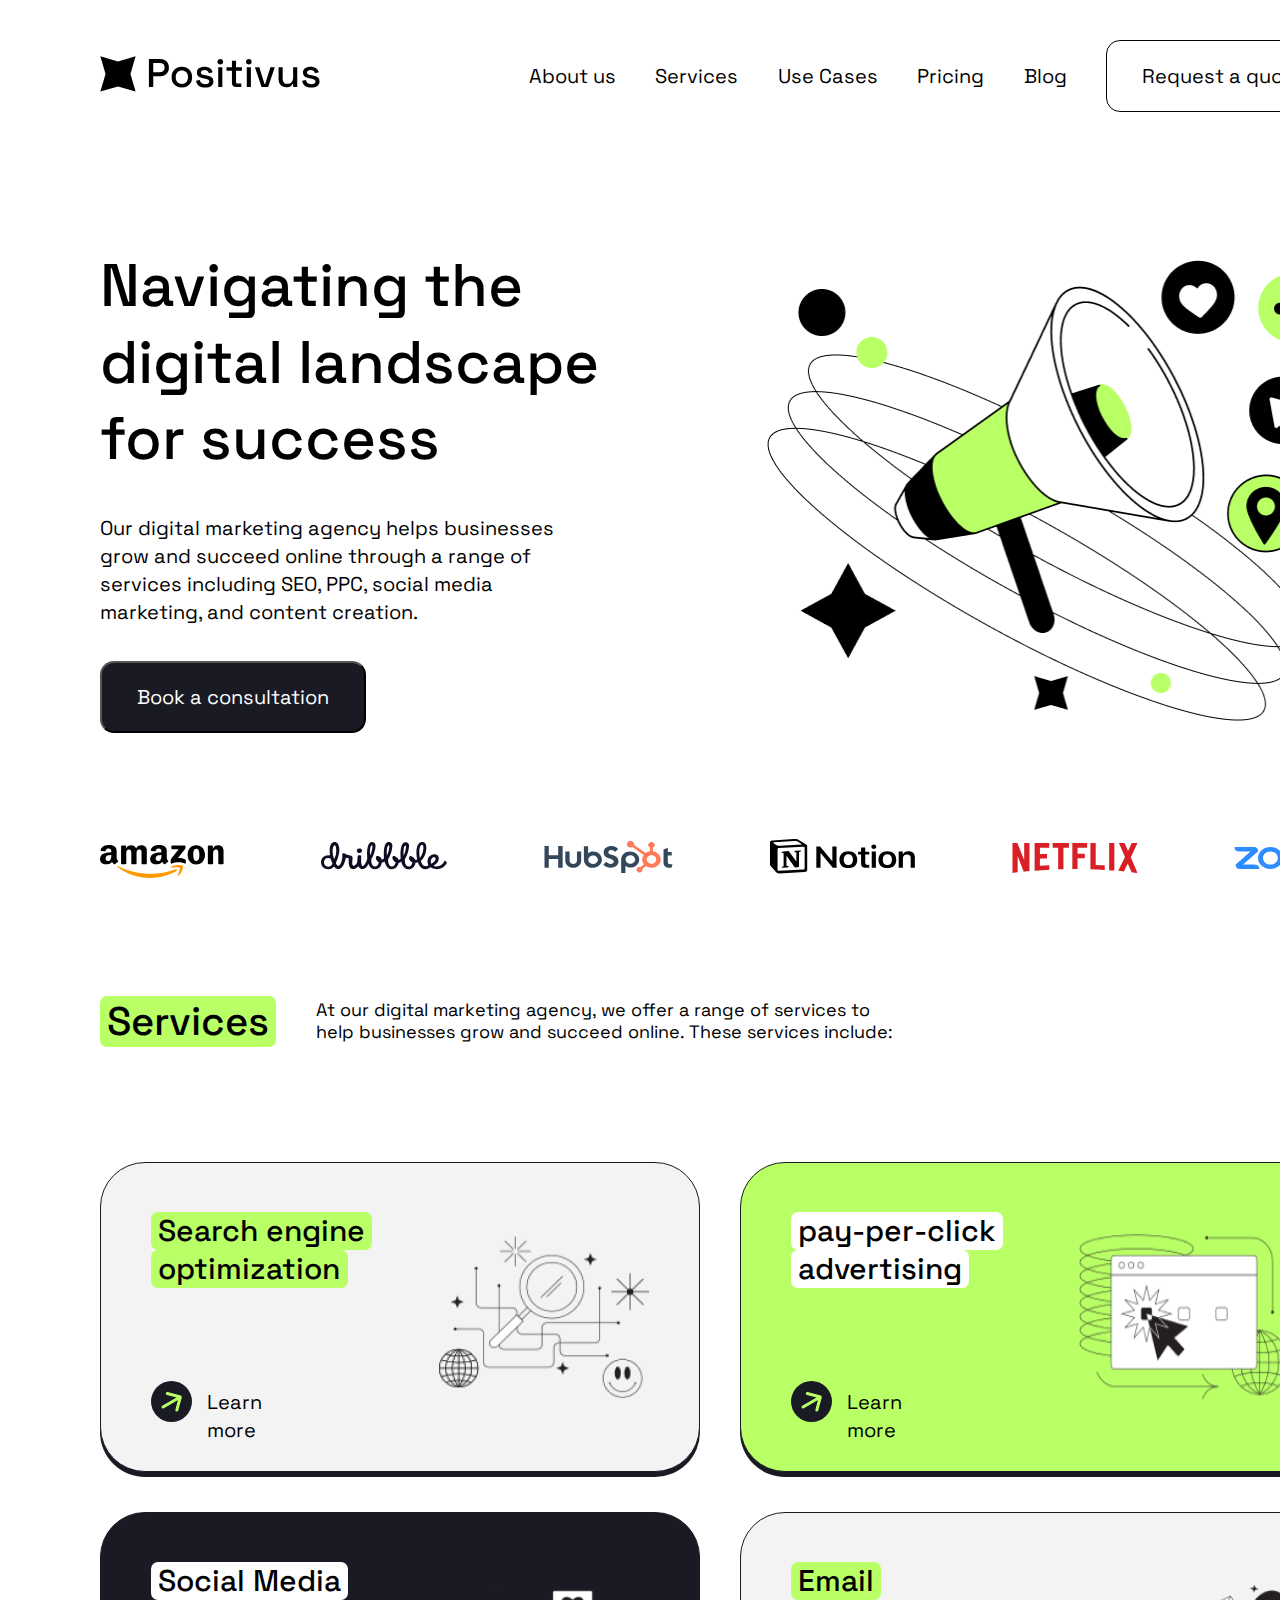
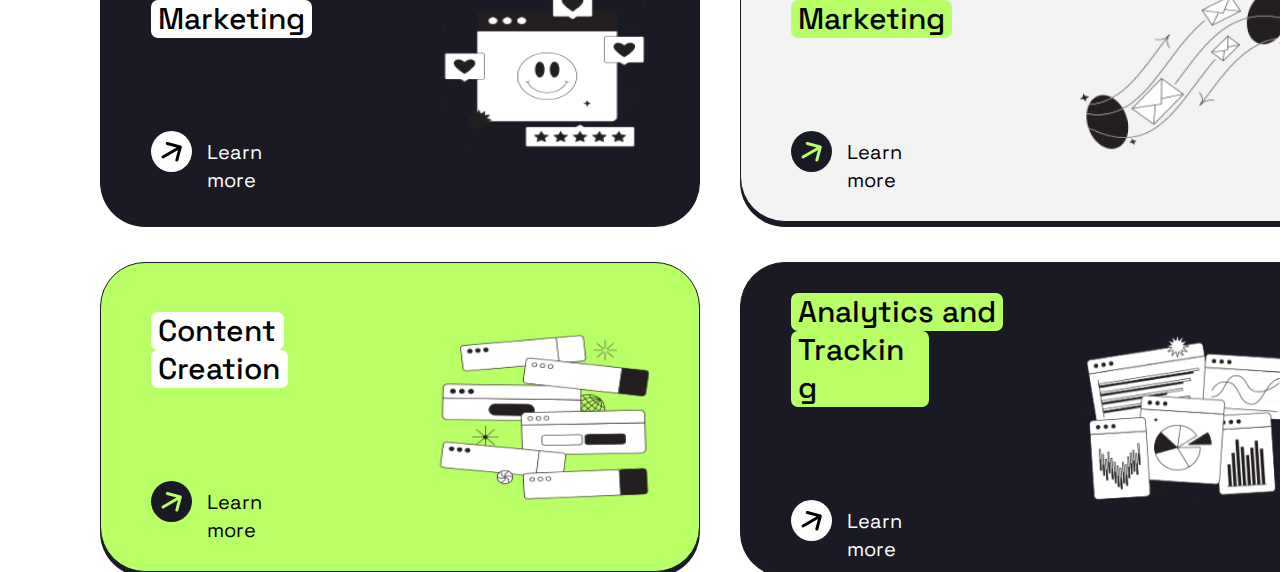
<file: index.html>
<!DOCTYPE html>
<html lang="en">

<head>
    <meta charset="UTF-8">
    <meta name="viewport" content="width=device-width, initial-scale=1.0">
    <title>Positivus</title>
    <link rel="stylesheet" href="css/styles.css">
</head>

<body>
    <!-- Header Section -->
    <header>
        <div class="navbar">
            <div class="icon">
                <img src="images/Logo.svg" alt="Logo">
            </div>
            <div class="nav">
                <ul>
                    <li>About us</li>
                    <li>Services</li>
                    <li>Use Cases</li>
                    <li>Pricing</li>
                    <li>Blog</li>
                    <button class="btn-text">Request a quote</button>
                </ul>
            </div>
        </div>
    </header>

    <!-- Hero Section -->
    <section class="hero">
        <div class="hero-typo">
            <h1>Navigating the digital landscape for success</h1>
            <p>Our digital marketing agency helps businesses grow and succeed online through a range of services
                including SEO, PPC, social media marketing, and content creation.</p>
            <div>
                <button class="btn-typo">Book a consultation</button>
            </div>
        </div>
        <div class="hero-img">
            <img src="images/Illustration.png" alt="Illustration">
        </div>
    </section>

    <!-- Company Logo Section -->
    <section class="logo">
        <img src="images/Company logo.svg" alt="Company">
        <img src="images/Company logo (1).svg" alt="Company">
        <img src="images/Company logo (2).svg" alt="Company">
        <img src="images/Company logo (3).svg" alt="Company">
        <img src="images/Company logo (4).svg" alt="Company">
        <img src="images/Company logo (5).svg" alt="Company">
    </section>

    <!-- Service Section -->
    <section class="services">
        <div class="sv-head">
            <h2>Services</h2>
            <p>At our digital marketing agency, we offer a range of services to help businesses grow and succeed online.
                These services include:</p>
        </div>
    </section>

    <!-- Card of Service Section -->
    <section class="card">
        <div class="card-layout">
            <div class="carding">
                <div class="headlink">
                    <div class="card-text">
                        <h3 class="up">Search engine</h3>
                        <h3 class="down">optimization</h3>
                    </div>
                    <div class="card-text2">
                        <img src="images/Icon.svg" alt="Icon">
                        <a href="#">Learn more</a>
                    </div>
                </div>
                <div class="card-img">
                    <img src="images/Illustration (1).png" alt="Illustration">
                </div>
            </div>

            <div class="carding2">
                <div class="headlink">
                    <div class="card-text">
                        <h3 class="up2">pay-per-click</h3>
                        <h3 class="down2">advertising</h3>
                    </div>
                    <div class="card-text2">
                        <img src="images/Icon.svg" alt="Icon">
                        <a href="#">Learn more</a>
                    </div>
                </div>
                <div class="card-img">
                    <img src="images/Illustration (2).png" alt="Illustration">
                </div>
            </div>

            <div class="carding3">
                <div class="headlink">
                    <div class="card-text">
                        <h3 class="up3">Social Media</h3>
                        <h3 class="down3">Marketing</h3>
                    </div>
                    <div class="card-text2-3">
                        <img src="images/Icon (1).svg" alt="Icon">
                        <a href="#">Learn more</a>
                    </div>
                </div>
                <div class="card-img">
                    <img src="images/Illustration (3).png" alt="Illustration">
                </div>
            </div>

            <div class="carding">
                <div class="headlink">
                    <div class="card-text">
                        <h3 class="up4">Email</h3>
                        <h3 class="down4">Marketing</h3>
                    </div>
                    <div class="card-text2">
                        <img src="images/Icon.svg" alt="Icon">
                        <a href="#">Learn more</a>
                    </div>
                </div>
                <div class="card-img">
                    <img src="images/tokyo-sending-messages-from-one-place-to-another 1.png" alt="Illustration">
                </div>
            </div>

            <div class="carding5">
                <div class="headlink">
                    <div class="card-text">
                        <h3 class="up5">Content</h3>
                        <h3 class="down5">Creation</h3>
                    </div>
                    <div class="card-text2">
                        <img src="images/Icon.svg" alt="Icon">
                        <a href="#">Learn more</a>
                    </div>
                </div>
                <div class="card-img">
                    <img src="images/Illustration (4).png" alt="Illustration">
                </div>
            </div>

            <div class="carding6">
                <div class="headlink">
                    <div class="card-text">
                        <h3 class="up6">Analytics and</h3>
                        <h3 class="down6">Tracking</h3>
                    </div>
                    <div class="card-text2-6">
                        <img src="images/Icon (1).svg" alt="Icon">
                        <a href="#">Learn more</a>
                    </div>
                </div>
                <div class="card-img">
                    <img src="images/Illustration (5).png" alt="Illustration">
                </div>
            </div>
        </div>
    </section>
</body>

</html>
</file>
<file: css/styles.css>
/* CSS */
@import url('https://fonts.googleapis.com/css2?family=Space+Grotesk:wght@400;500;700&display=swap');

/* http://meyerweb.com/eric/tools/css/reset/ 
v2.0 | 20110126
License: none (public domain)
*/

html,
body,
div,
span,
applet,
object,
iframe,
h1,
h2,
h3,
h4,
h5,
h6,
p,
blockquote,
pre,
a,
abbr,
acronym,
address,
big,
cite,
code,
del,
dfn,
em,
img,
ins,
kbd,
q,
s,
samp,
small,
strike,
strong,
sub,
sup,
tt,
var,
b,
u,
i,
center,
dl,
dt,
dd,
ol,
ul,
li,
fieldset,
form,
label,
legend,
table,
caption,
tbody,
tfoot,
thead,
tr,
th,
td,
article,
aside,
canvas,
details,
embed,
figure,
figcaption,
footer,
header,
hgroup,
menu,
nav,
output,
ruby,
section,
summary,
time,
mark,
audio,
video {
    margin: 0;
    padding: 0;
    border: 0;
    font-size: 100%;
    font: inherit;
    vertical-align: baseline;
}

/* HTML5 display-role reset for older browsers */
article,
aside,
details,
figcaption,
figure,
footer,
header,
hgroup,
menu,
nav,
section {
    display: block;
}

body {
    line-height: 1;
}

ol,
ul {
    list-style: none;
}

blockquote,
q {
    quotes: none;
}

blockquote:before,
blockquote:after,
q:before,
q:after {
    content: '';
    content: none;
}

table {
    border-collapse: collapse;
    border-spacing: 0;
}

/*
    1. Use a more-intuitive box-sizing model.
*/
*,
*::before,
*::after {
    box-sizing: border-box;
}

/*
    2. Remove default margin
  */
* {
    margin: 0;
}

/*
    Typographic tweaks!
    3. Add accessible line-height
    4. Improve text rendering
  */
body {
    line-height: 1.5;
    -webkit-font-smoothing: antialiased;
}

/*
    5. Improve media defaults
  */
img,
picture,
video,
canvas,
svg {
    display: block;
    max-width: 100%;
}

/*
    6. Remove built-in form typography styles
  */
input,
button,
textarea,
select {
    font: inherit;
}

/*
    7. Avoid text overflows
  */
p,
h1,
h2,
h3,
h4,
h5,
h6 {
    overflow-wrap: break-word;
}

/*
    8. Create a root stacking context
  */
#root,
#__next {
    isolation: isolate;
}

/* CSS BODY */
body {
    font-family: 'Space Grotesk', sans-serif;
}

/* HEADER SECTION */
header {
    width: 1443px;
    height: 68px;
    margin-top: 40px;
    padding: 0px 100px;
}

header .navbar {
    width: 1240px;
    height: 68px;
    display: flex;
    flex-direction: row;
    justify-content: center;
    align-items: center;
}

header .icon {
    width: 219.54px;
    height: 56px;
    padding: 10px 0px;
    margin-right: 209.46px;
}

header .nav {
    width: 811px;
    height: 68px;
    display: inline-block;
}

header .nav ul {
    display: flex;
    justify-content: space-between;
    align-items: center;
}

.nav ul li {
    font-size: 20px;
    text-decoration: none;
    display: inline-block;
}

header .nav ul button {
    padding: 20px 35px 20px 35px;
    border-radius: 14px;
    border: 1px solid #000000;
    background-color: transparent;
}

header .nav ul .btn-text {
    text-align: center;
    color: black;
    font-size: 20px;
    font-weight: 400;
}

/* CSS HERO SECTION */

.hero {
    margin: 70px 100px;
    width: 1240px;
    justify-content: space-between;
    display: flex;
}

.hero-typo {
    width: 531px;
    height: 481px;
    margin-right: 108.54px;
    gap: 35px;
}

.hero-typo h1 {
    width: 531px;
    height: 231px;
    font-size: 60px;
    font-weight: 500;
    line-height: 76.56px;
    text-align: left;
    margin-top: 70px;
    margin-bottom: 35px;
}

.hero-typo p {
    width: 498px;
    height: 112px;
    font-size: 20px;
    font-weight: 400;
    line-height: 28px;
    text-align: left;
    margin-bottom: 35px;
}

.hero-img {
    width: 600.46px;
    height: 515px;
    border: 1px;
    margin-top: 70px;
}

.hero-typo button {
    padding: 20px 35px 20px 35px;
    border-radius: 14px;
    background-color: #191A23;
    gap: 10px;
}


.btn-typo {
    color: white;
    font-size: 20px;
    font-weight: 400;
    line-height: 28px;
    text-align: center;
    font-family: Space Grotesk;
}

/* CSS COMPANY LOGO SECTION */

.logo {
    margin-top: 70px;
    margin-bottom: 115px;
    padding: 0px 100px 0px 100px;
    display: flex;
}

.logo img {
    margin-right: 96px;
}

/* CSS SERVICE SECTION */

.services {
    padding: 0px 100px;
    margin-top: 115px;
    margin-bottom: 115px;
}

.sv-head {
    align-items: center;
    display: flex;
}

.sv-head h2 {
    padding: 0px 7px;
    border-radius: 7px;
    background-color: #B9FF66;
    font-size: 40px;
    font-weight: 500;
    line-height: 51.04px;
    text-align: left;
    margin-right: 40px;
}

.sv-head p {
    width: 580px;
    height: 46px;
    font-size: 18px;
    font-weight: 400;
    line-height: 22.97px;
}

/* CSS CARD SECTION */

.card {
    width: 1443px;
    height: 1010px;
    top: 1092px;
    padding: 0px 100px;
    gap: 40px;
}

.card-layout {
    width: 1240px;
    height: 1010px;
    gap: 40px;
    display: grid;
    grid-template-columns: repeat(2, 1fr);
}

.headlink {
    gap: 93px;
    display: flex;
    flex-direction: column;
    align-items: flex-start;
    justify-content: center;

}

.card-text h3 {
    margin: 0;
}

.card-text {
    display: flex;
    flex-direction: column;
}

.card-img {
    display: flex;
    align-items: center;
    height: 100%;
}

.card-img img {
    width: 210px;
    height: 166.05px;
    top: 2px;
}

.card-text2 {
    margin-right: 57px;
    display: flex;
    align-items: center;
}

/* CARD 1 */

.carding {
    width: 600px;
    height: 310px;
    padding: 50px;
    border-radius: 45px;
    border: 1px solid #191A23;
    background-color: #F3F3F3;
    display: flex;
    flex-direction: row;
    justify-content: space-between;
    box-sizing: border-box;
    box-shadow: 0px 5px 0px 0px #191A23;
}

h3.up {
    padding: 0px 7px;
    border-radius: 7px;
    font-size: 30px;
    font-weight: 500;
    line-height: 38.28px;
    text-align: left;
    background-color: #B9FF66;
}

h3.down {
    width: 197px;
    padding: 0px 7px;
    border-radius: 7px;
    font-size: 30px;
    font-weight: 500;
    line-height: 38.28px;
    text-align: left;
    background-color: #B9FF66;
}

.card-text2 a {
    width: 108px;
    height: 28px;
    font-family: Space Grotesk;
    font-size: 20px;
    font-weight: 400;
    line-height: 28px;
    text-align: left;
    text-decoration: none;
    color: #000000;
    margin: 6.5px 0;
    margin-left: 15px;
}

/* CARD 2 */

.carding2 {
    width: 600px;
    height: 310px;
    padding: 50px;
    border-radius: 45px;
    border: 1px solid #191A23;
    background-color: #B9FF66;
    display: flex;
    flex-direction: row;
    justify-content: space-between;
    box-sizing: border-box;
    box-shadow: 0px 5px 0px 0px #191A23;
}

h3.up2 {
    padding: 0px 7px;
    border-radius: 7px;
    font-size: 30px;
    font-weight: 500;
    line-height: 38.28px;
    text-align: left;
    background-color: #FFFFFF;
}

h3.down2 {
    width: 178px;
    padding: 0px 7px;
    border-radius: 7px;
    font-size: 30px;
    font-weight: 500;
    line-height: 38.28px;
    text-align: left;
    background-color: #FFFFFF;
}

/* CARD 3 */

.carding3 {
    width: 600px;
    height: 310px;
    padding: 50px;
    border-radius: 45px;
    border: 1px solid #191A23;
    background-color: #191A23;
    display: flex;
    flex-direction: row;
    justify-content: space-between;
    box-sizing: border-box;
    box-shadow: 0px 5px 0px 0px #191A23;
}

h3.up3 {
    padding: 0px 7px;
    border-radius: 7px;
    font-size: 30px;
    font-weight: 500;
    line-height: 38.28px;
    text-align: left;
    background-color: #FFFFFF;
}

h3.down3 {
    width: 161px;
    padding: 0px 7px;
    border-radius: 7px;
    font-size: 30px;
    font-weight: 500;
    line-height: 38.28px;
    text-align: left;
    background-color: #FFFFFF;
}

.card-text2-3 {
    margin-right: 57px;
    display: flex;
    align-items: center;
}

.card-text2-3 a {
    width: 108px;
    height: 28px;
    font-family: Space Grotesk;
    font-size: 20px;
    font-weight: 400;
    line-height: 28px;
    text-align: left;
    text-decoration: none;
    color: #FFFFFF;
    margin: 6.5px 0;
    margin-left: 15px;
}

/* CARD 4 */

h3.up4 {
    width: 90px;
    padding: 0px 7px;
    border-radius: 7px;
    font-size: 30px;
    font-weight: 500;
    line-height: 38.28px;
    text-align: left;
    background-color: #B9FF66;
}

h3.down4 {
    width: 161px;
    padding: 0px 7px;
    border-radius: 7px;
    font-size: 30px;
    font-weight: 500;
    line-height: 38.28px;
    text-align: left;
    background-color: #B9FF66;
}


/* CARD 5 */
.carding5 {
    width: 600px;
    height: 310px;
    padding: 50px;
    border-radius: 45px;
    border: 1px solid #191A23;
    background-color: #B9FF66;
    display: flex;
    flex-direction: row;
    justify-content: space-between;
    box-sizing: border-box;
    box-shadow: 0px 5px 0px 0px #191A23;
}

h3.up5 {
    width: 133px;
    padding: 0px 7px;
    border-radius: 7px;
    font-size: 30px;
    font-weight: 500;
    line-height: 38.28px;
    text-align: left;
    background-color: #FFFFFF;
}

h3.down5 {
    width: 137px;
    padding: 0px 7px;
    border-radius: 7px;
    font-size: 30px;
    font-weight: 500;
    line-height: 38.28px;
    text-align: left;
    background-color: #FFFFFF;
}

/* CARD 6 */

.carding6 {
    width: 600px;
    height: 310px;
    padding: 50px;
    border-radius: 45px;
    border: 1px solid #191A23;
    background-color: #191A23;
    display: flex;
    flex-direction: row;
    justify-content: space-between;
    box-sizing: border-box;
    box-shadow: 0px 5px 0px 0px #191A23;
}

h3.up6 {
    padding: 0px 7px;
    border-radius: 7px;
    font-size: 30px;
    font-weight: 500;
    line-height: 38.28px;
    text-align: left;
    background-color: #B9FF66;
}

h3.down6 {
    width: 138px;
    padding: 0px 7px;
    border-radius: 7px;
    font-size: 30px;
    font-weight: 500;
    line-height: 38.28px;
    text-align: left;
    background-color: #B9FF66;
}

.card-text2-6 {
    margin-right: 57px;
    display: flex;
    align-items: center;
}

.card-text2-6 a {
    width: 108px;
    height: 28px;
    font-family: Space Grotesk;
    font-size: 20px;
    font-weight: 400;
    line-height: 28px;
    text-align: left;
    text-decoration: none;
    color: #FFFFFF;
    margin: 6.5px 0;
    margin-left: 15px;
}
</file>
